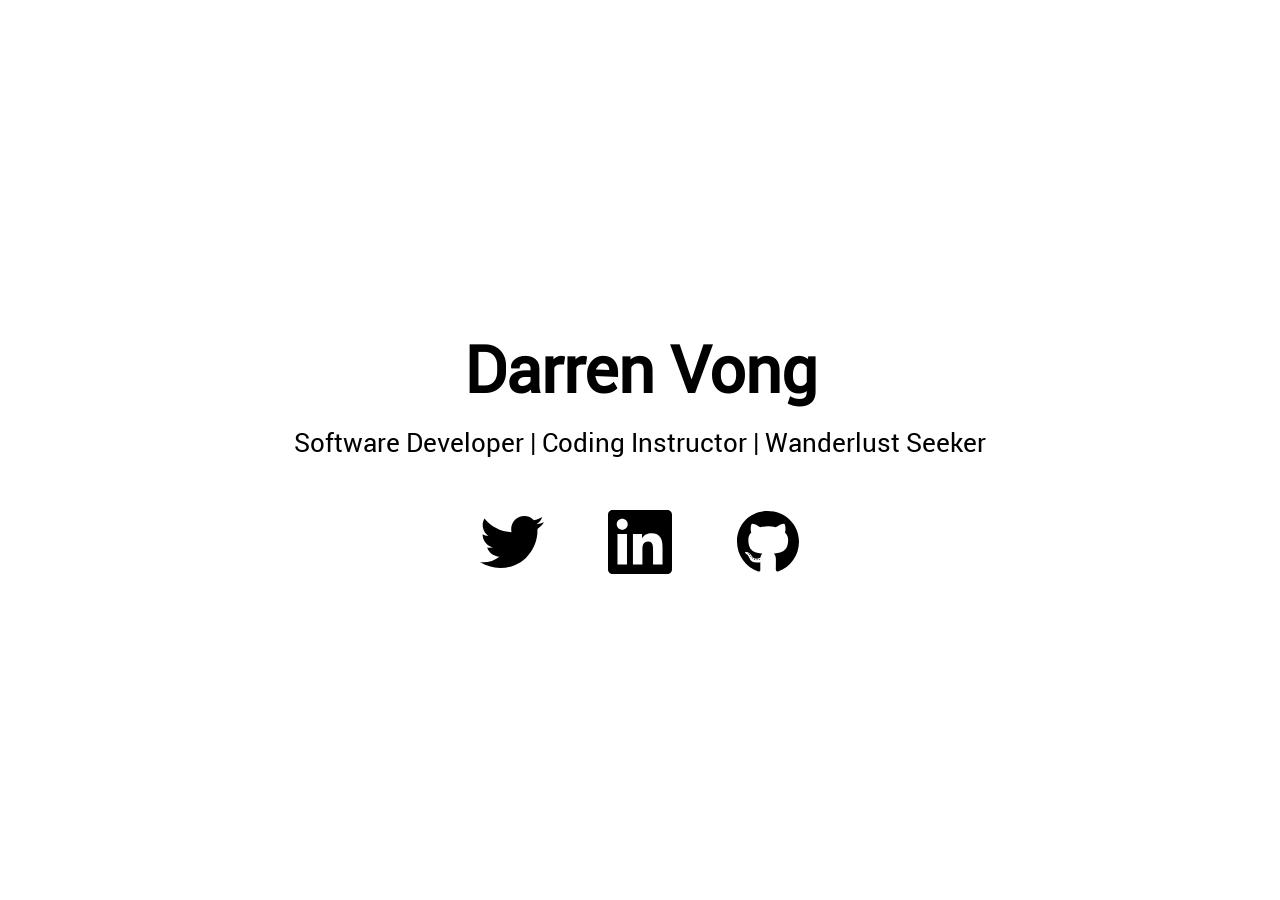
<file: index.html>
<!DOCTYPE html>
<html lang="en">
  <head>
    <meta charset="UTF-8" />
    <meta name="description" content="Darren is a software engineer and coding instructor based in London."
    />
    <meta property="og:description" content="Software engineer and coding instructor based in London."
    />
    <meta property="og:locale" content="en_GB" />
    <meta property="og:title" content="Darren Vong" />
    <meta property="og:type" content="website" />
    <meta property="og:url" content="https://www.darrenvong.com/" />
    <meta property="robot" content="index, follow" />
    <meta name="viewport" content="width=device-width, initial-scale=1.0" />
    <title>Darren Vong</title>
    <link rel="canonical" href="https://www.darrenvong.com/" />
    <link rel="stylesheet" href="./normalize.css" />
    <link rel="stylesheet" href="./css/index.css" />
  </head>

  <body>
    <main>
      <h1>Darren Vong</h1>
      <p>Software Developer | Coding Instructor | Wanderlust Seeker</p>

      <div class="social-container">
        <a href="https://twitter.com/MrDarrenV" class="twitter">
          <svg role="img" viewBox="0 0 512 512">
            <title>Twitter</title>
            <path
                d="M459.37 151.716c.325 4.548.325 9.097.325 13.645 0 138.72-105.583 298.558-298.558 298.558-59.452 0-114.68-17.219-161.137-47.106 8.447.974 16.568 1.299 25.34 1.299 49.055 0 94.213-16.568 130.274-44.832-46.132-.975-84.792-31.188-98.112-72.772 6.498.974 12.995 1.624 19.818 1.624 9.421 0 18.843-1.3 27.614-3.573-48.081-9.747-84.143-51.98-84.143-102.985v-1.299c13.969 7.797 30.214 12.67 47.431 13.319-28.264-18.843-46.781-51.005-46.781-87.391 0-19.492 5.197-37.36 14.294-52.954 51.655 63.675 129.3 105.258 216.365 109.807-1.624-7.797-2.599-15.918-2.599-24.04 0-57.828 46.782-104.934 104.934-104.934 30.213 0 57.502 12.67 76.67 33.137 23.715-4.548 46.456-13.32 66.599-25.34-7.798 24.366-24.366 44.833-46.132 57.827 21.117-2.273 41.584-8.122 60.426-16.243-14.292 20.791-32.161 39.308-52.628 54.253z" />
          </svg>
        </a>
        <a href="https://linkedin.com/in/darrenvong" class="linkedin">
          <svg role="img" viewBox="0 0 24 24">
            <title>LinkedIn</title>
            <path
                d="M20.447 20.452h-3.554v-5.569c0-1.328-.027-3.037-1.852-3.037-1.853 0-2.136 1.445-2.136 2.939v5.667H9.351V9h3.414v1.561h.046c.477-.9 1.637-1.85 3.37-1.85 3.601 0 4.267 2.37 4.267 5.455v6.286zM5.337 7.433c-1.144 0-2.063-.926-2.063-2.065 0-1.138.92-2.063 2.063-2.063 1.14 0 2.064.925 2.064 2.063 0 1.139-.925 2.065-2.064 2.065zm1.782 13.019H3.555V9h3.564v11.452zM22.225 0H1.771C.792 0 0 .774 0 1.729v20.542C0 23.227.792 24 1.771 24h20.451C23.2 24 24 23.227 24 22.271V1.729C24 .774 23.2 0 22.222 0h.003z" />
          </svg>
        </a>
        <a href="https://github.com/darrenvong" class="github">
          <svg role="img" viewBox="0 0 496 512">
            <title>GitHub</title>
            <path
                d="M165.9 397.4c0 2-2.3 3.6-5.2 3.6-3.3.3-5.6-1.3-5.6-3.6 0-2 2.3-3.6 5.2-3.6 3-.3 5.6 1.3 5.6 3.6zm-31.1-4.5c-.7 2 1.3 4.3 4.3 4.9 2.6 1 5.6 0 6.2-2s-1.3-4.3-4.3-5.2c-2.6-.7-5.5.3-6.2 2.3zm44.2-1.7c-2.9.7-4.9 2.6-4.6 4.9.3 2 2.9 3.3 5.9 2.6 2.9-.7 4.9-2.6 4.6-4.6-.3-1.9-3-3.2-5.9-2.9zM244.8 8C106.1 8 0 113.3 0 252c0 110.9 69.8 205.8 169.5 239.2 12.8 2.3 17.3-5.6 17.3-12.1 0-6.2-.3-40.4-.3-61.4 0 0-70 15-84.7-29.8 0 0-11.4-29.1-27.8-36.6 0 0-22.9-15.7 1.6-15.4 0 0 24.9 2 38.6 25.8 21.9 38.6 58.6 27.5 72.9 20.9 2.3-16 8.8-27.1 16-33.7-55.9-6.2-112.3-14.3-112.3-110.5 0-27.5 7.6-41.3 23.6-58.9-2.6-6.5-11.1-33.3 2.6-67.9 20.9-6.5 69 27 69 27 20-5.6 41.5-8.5 62.8-8.5s42.8 2.9 62.8 8.5c0 0 48.1-33.6 69-27 13.7 34.7 5.2 61.4 2.6 67.9 16 17.7 25.8 31.5 25.8 58.9 0 96.5-58.9 104.2-114.8 110.5 9.2 7.9 17 22.9 17 46.4 0 33.7-.3 75.4-.3 83.6 0 6.5 4.6 14.4 17.3 12.1C428.2 457.8 496 362.9 496 252 496 113.3 383.5 8 244.8 8zM97.2 352.9c-1.3 1-1 3.3.7 5.2 1.6 1.6 3.9 2.3 5.2 1 1.3-1 1-3.3-.7-5.2-1.6-1.6-3.9-2.3-5.2-1zm-10.8-8.1c-.7 1.3.3 2.9 2.3 3.9 1.6 1 3.6.7 4.3-.7.7-1.3-.3-2.9-2.3-3.9-2-.6-3.6-.3-4.3.7zm32.4 35.6c-1.6 1.3-1 4.3 1.3 6.2 2.3 2.3 5.2 2.6 6.5 1 1.3-1.3.7-4.3-1.3-6.2-2.2-2.3-5.2-2.6-6.5-1zm-11.4-14.7c-1.6 1-1.6 3.6 0 5.9 1.6 2.3 4.3 3.3 5.6 2.3 1.6-1.3 1.6-3.9 0-6.2-1.4-2.3-4-3.3-5.6-2z" />
          </svg>
        </a>
      </div>
    </main>
  </body>
</html>
</file>
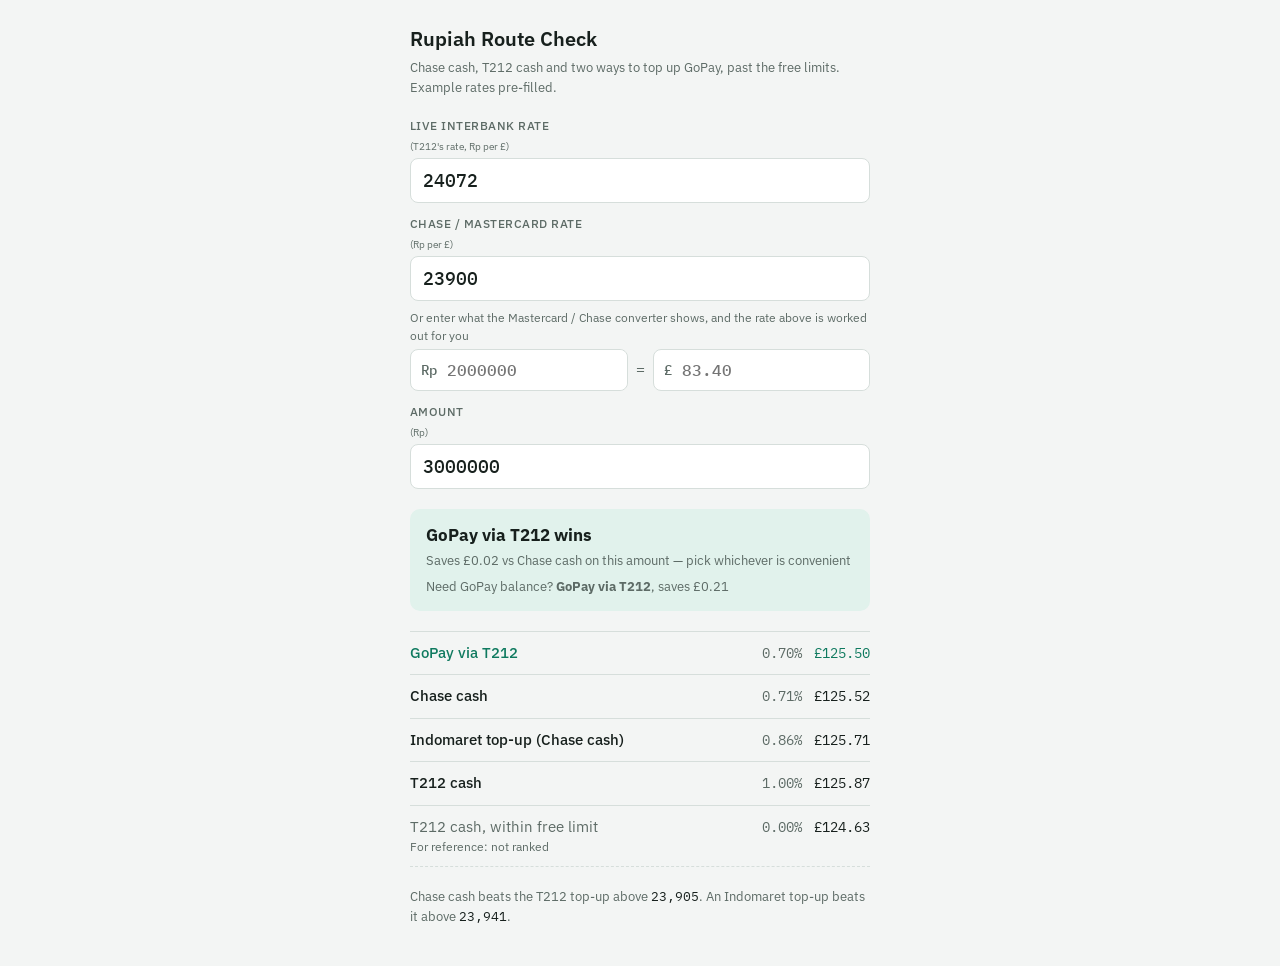
<file: rupiah/index.html>
<!doctype html>
<html lang="en">
<head>
<meta charset="utf-8">
<meta name="viewport" content="width=device-width, initial-scale=1, viewport-fit=cover">
<link rel="manifest" href="manifest.webmanifest">
<link rel="icon" href="icon.svg" type="image/svg+xml">
<link rel="apple-touch-icon" href="icon-192.png">
<meta name="theme-color" content="#0f7a5f">
<title>Rupiah Route Check</title>
<link rel="stylesheet" href="https://fonts.googleapis.com/css2?family=IBM+Plex+Sans:wght@400;500;600&family=IBM+Plex+Mono:wght@400;500&display=swap">
<style>
/* Layout: single narrow column — inputs, verdict, three ranked rows */
:root {
  --bg: #f3f5f4; --surface: #ffffff; --fg: #17201d; --muted: #5d6b66;
  --line: #d6dedb; --accent: #0f7a5f; --accent-soft: #e1f2ec; --warn: #a3541a;
  --sans: "IBM Plex Sans", system-ui, -apple-system, sans-serif;
  --mono: "IBM Plex Mono", ui-monospace, Menlo, monospace;
}
@media (prefers-color-scheme: dark) { :root:not([data-theme="light"]) {
  --bg: #121816; --surface: #1b2320; --fg: #e6ece9; --muted: #95a39e;
  --line: #2c3733; --accent: #4cc39f; --accent-soft: #1d3a31; --warn: #e3965c; color-scheme: dark } }
:root[data-theme="dark"] {
  --bg: #121816; --surface: #1b2320; --fg: #e6ece9; --muted: #95a39e;
  --line: #2c3733; --accent: #4cc39f; --accent-soft: #1d3a31; --warn: #e3965c; color-scheme: dark }
body { background: var(--bg); color: var(--fg); font: 15px/1.5 var(--sans); }
.wrap { max-width: 460px; margin: 0 auto; padding-block: 24px 40px;
  padding-left: max(16px, env(safe-area-inset-left, 0px)); padding-right: max(16px, env(safe-area-inset-right, 0px));
  display: flex; flex-direction: column; gap: 20px; }
h1 { font-size: 20px; font-weight: 600; margin: 0; text-wrap: balance; }
.sub { color: var(--muted); font-size: 13px; margin: 4px 0 0; }
.fields { display: grid; gap: 12px; }
label { display: grid; gap: 4px; font-size: 12px; font-weight: 500; letter-spacing: .04em; text-transform: uppercase; color: var(--muted); }
label small { text-transform: none; letter-spacing: 0; font-weight: 400; }
input { font: 500 18px var(--mono); padding: 10px 12px; border: 1px solid var(--line); border-radius: 8px;
  background: var(--surface); color: var(--fg); width: 100%; box-sizing: border-box; font-variant-numeric: tabular-nums; }
input:focus-visible { outline: 2px solid var(--accent); outline-offset: 1px; border-color: transparent; }
.verdict { background: var(--accent-soft); border-radius: 10px; padding: 14px 16px; }
.verdict b { display: block; font-size: 17px; }
.verdict span { font-size: 13px; color: var(--muted); }
.rows { display: grid; border-top: 1px solid var(--line); }
.row { display: grid; grid-template-columns: 1fr auto auto; gap: 12px; align-items: baseline;
  padding: 10px 0; border-bottom: 1px solid var(--line); font-variant-numeric: tabular-nums; }
.row .name { font-weight: 500; }
.row .pct, .row .gbp { font-family: var(--mono); font-size: 14px; text-align: right; }
.row .pct { color: var(--muted); min-width: 56px; }
.row.best .name, .row.best .gbp { color: var(--accent); }
.row.ref { grid-template-columns: 1fr auto auto; border-bottom-style: dashed; }
.row.ref .name { font-weight: 400; color: var(--muted); }
.row.ref .name small { display: block; font-size: 12px; }
.hint { font-size: 13px; color: var(--muted); margin: 0; }
.hint code { font-family: var(--mono); color: var(--fg); }
.err { color: var(--warn); }
.pair { display: grid; gap: 4px; margin-top: -4px; }
.pair-label { font-size: 12px; color: var(--muted); }
.pair-inputs { display: grid; grid-template-columns: 1fr auto 1fr; gap: 8px; align-items: center; }
.affix { display: flex; align-items: center; border: 1px solid var(--line); border-radius: 8px; background: var(--surface); }
.affix:focus-within { outline: 2px solid var(--accent); outline-offset: 1px; border-color: transparent; }
.affix span { font: 500 14px var(--mono); color: var(--muted); padding-left: 10px; text-transform: none; letter-spacing: 0; }
.affix input { border: 0; padding-left: 6px; font-size: 16px; min-width: 0; }
.affix input:focus-visible { outline: 0; }
.pair-eq { color: var(--muted); font-family: var(--mono); }

:root { padding-top: env(safe-area-inset-top, 0px); padding-bottom: env(safe-area-inset-bottom, 0px); }
body { margin: 0; }
</style>
</head>
<body>


<div class="wrap">
  <header>
    <h1>Rupiah Route Check</h1>
    <p class="sub">Chase cash, T212 cash and two ways to top up GoPay, past the free limits. Example rates pre-filled.</p>
  </header>

  <div class="fields">
    <label for="mid">Live interbank rate <small>(T212's rate, Rp per £)</small>
      <input id="mid" inputmode="decimal" value="24072"></label>
    <label for="chase">Chase / Mastercard rate <small>(Rp per £)</small>
      <input id="chase" inputmode="decimal" value="23900"></label>
    <div class="pair" role="group" aria-labelledby="pair-label">
      <span class="pair-label" id="pair-label">Or enter what the Mastercard / Chase converter shows, and the rate above is worked out for you</span>
      <div class="pair-inputs">
        <label class="affix" aria-label="Rupiah amount from converter"><span>Rp</span><input id="mcIdr" inputmode="numeric" placeholder="2000000"></label>
        <span class="pair-eq">=</span>
        <label class="affix" aria-label="Pound amount from converter"><span>£</span><input id="mcGbp" inputmode="decimal" placeholder="83.40"></label>
      </div>
    </div>
    <label for="amt">Amount <small>(Rp)</small>
      <input id="amt" inputmode="numeric" value="3000000"></label>
  </div>

  <div class="verdict" id="verdict" aria-live="polite"></div>

  <div class="rows" id="rows"></div>

  <p class="hint" id="hint"></p>
</div>

<script>
const $ = id => document.getElementById(id);
const num = v => parseFloat(String(v).replace(/[^\d.]/g, ''));
const ids = ['mid', 'chase', 'amt', 'mcIdr', 'mcGbp'];
try { ids.forEach(k => { const v = localStorage.getItem('rrc-' + k); if (v) $(k).value = v; }); } catch (e) {}

// Converter pair (Rp X = £Y) sets the Chase rate; the rate field stays directly editable.
function fromPair() {
  const idr = num($('mcIdr').value), gbpAmt = num($('mcGbp').value);
  if (idr > 0 && gbpAmt > 0) $('chase').value = String(Math.round(idr / gbpAmt * 100) / 100);
  render();
}

function gbp(x) { return '£' + x.toFixed(2); }

function render() {
  const mid = num($('mid').value), chase = num($('chase').value), amt = num($('amt').value);
  try { ids.forEach(k => localStorage.setItem('rrc-' + k, $(k).value)); } catch (e) {}
  if (!(mid > 0 && chase > 0 && amt > 0)) {
    $('verdict').innerHTML = '<b class="err">Enter all three numbers</b>';
    $('rows').innerHTML = ''; $('hint').textContent = ''; return;
  }
  const base = amt / mid;
  const opts = [
    { name: 'Chase cash', pct: (1 - chase / mid) * 100, cost: amt / chase },
    { name: 'GoPay via T212', pct: 0.7, cost: base * 1.007 },
    { name: 'T212 cash', pct: 1.0, cost: base * 1.01 },
    { name: 'Indomaret top-up (Chase cash)', pct: (1 - chase / mid) * 100 + 0.15, cost: amt * 1.0015 / chase, gopay: true },
  ];
  opts[1].gopay = true;
  opts.sort((a, b) => a.cost - b.cost);
  const gp = opts.filter(o => o.gopay);
  const gpDiff = gp[1].cost - gp[0].cost;
  const [best, next] = opts;
  const diff = next.cost - best.cost;
  $('verdict').innerHTML = `<b>${best.name} wins</b><span>Saves ${gbp(diff)} vs ${next.name} on this amount${diff < 0.25 ? ' — pick whichever is convenient' : ''}</span><span style="display:block;margin-top:6px">Need GoPay balance? <b style="display:inline;font-size:inherit">${gp[0].name}</b>, saves ${gbp(gpDiff)}</span>`;
  $('rows').innerHTML = opts.map((o, i) =>
    `<div class="row${i === 0 ? ' best' : ''}"><span class="name">${o.name}</span><span class="pct">${o.pct.toFixed(2)}%</span><span class="gbp">${gbp(o.cost)}</span></div>`).join('')
    + `<div class="row ref"><span class="name">T212 cash, within free limit<small>For reference: not ranked</small></span><span class="pct">0.00%</span><span class="gbp">${gbp(base)}</span></div>`;
  const breakeven = mid / 1.007;
  const indoBreak = mid * 1.0015 / 1.007;
  $('hint').innerHTML = `Chase cash beats the T212 top-up above <code>${Math.round(breakeven).toLocaleString('en-GB')}</code>. An Indomaret top-up beats it above <code>${Math.round(indoBreak).toLocaleString('en-GB')}</code>.`;
}
['mid', 'chase', 'amt'].forEach(k => $(k).addEventListener('input', render));
['mcIdr', 'mcGbp'].forEach(k => $(k).addEventListener('input', fromPair));
render();
if ('serviceWorker' in navigator) navigator.serviceWorker.register('sw.js');
</script>

</body>
</html>
</file>
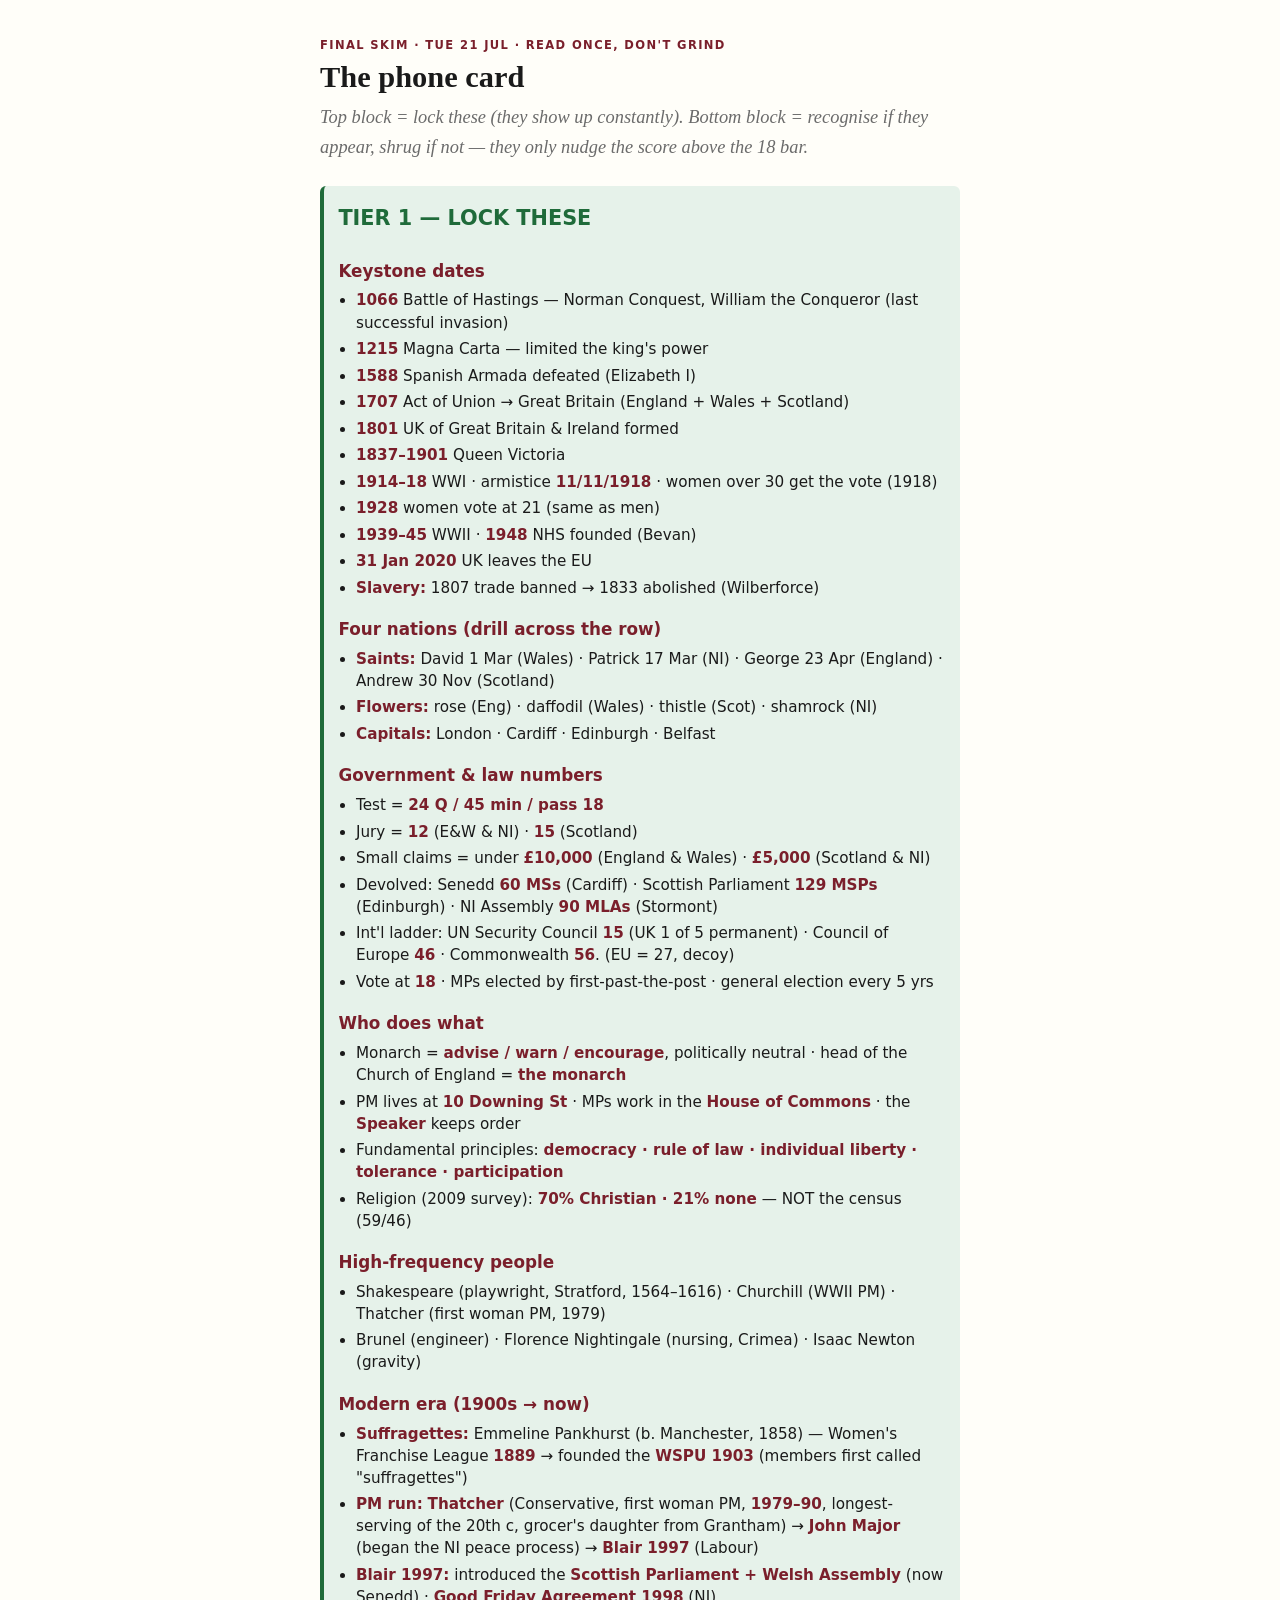
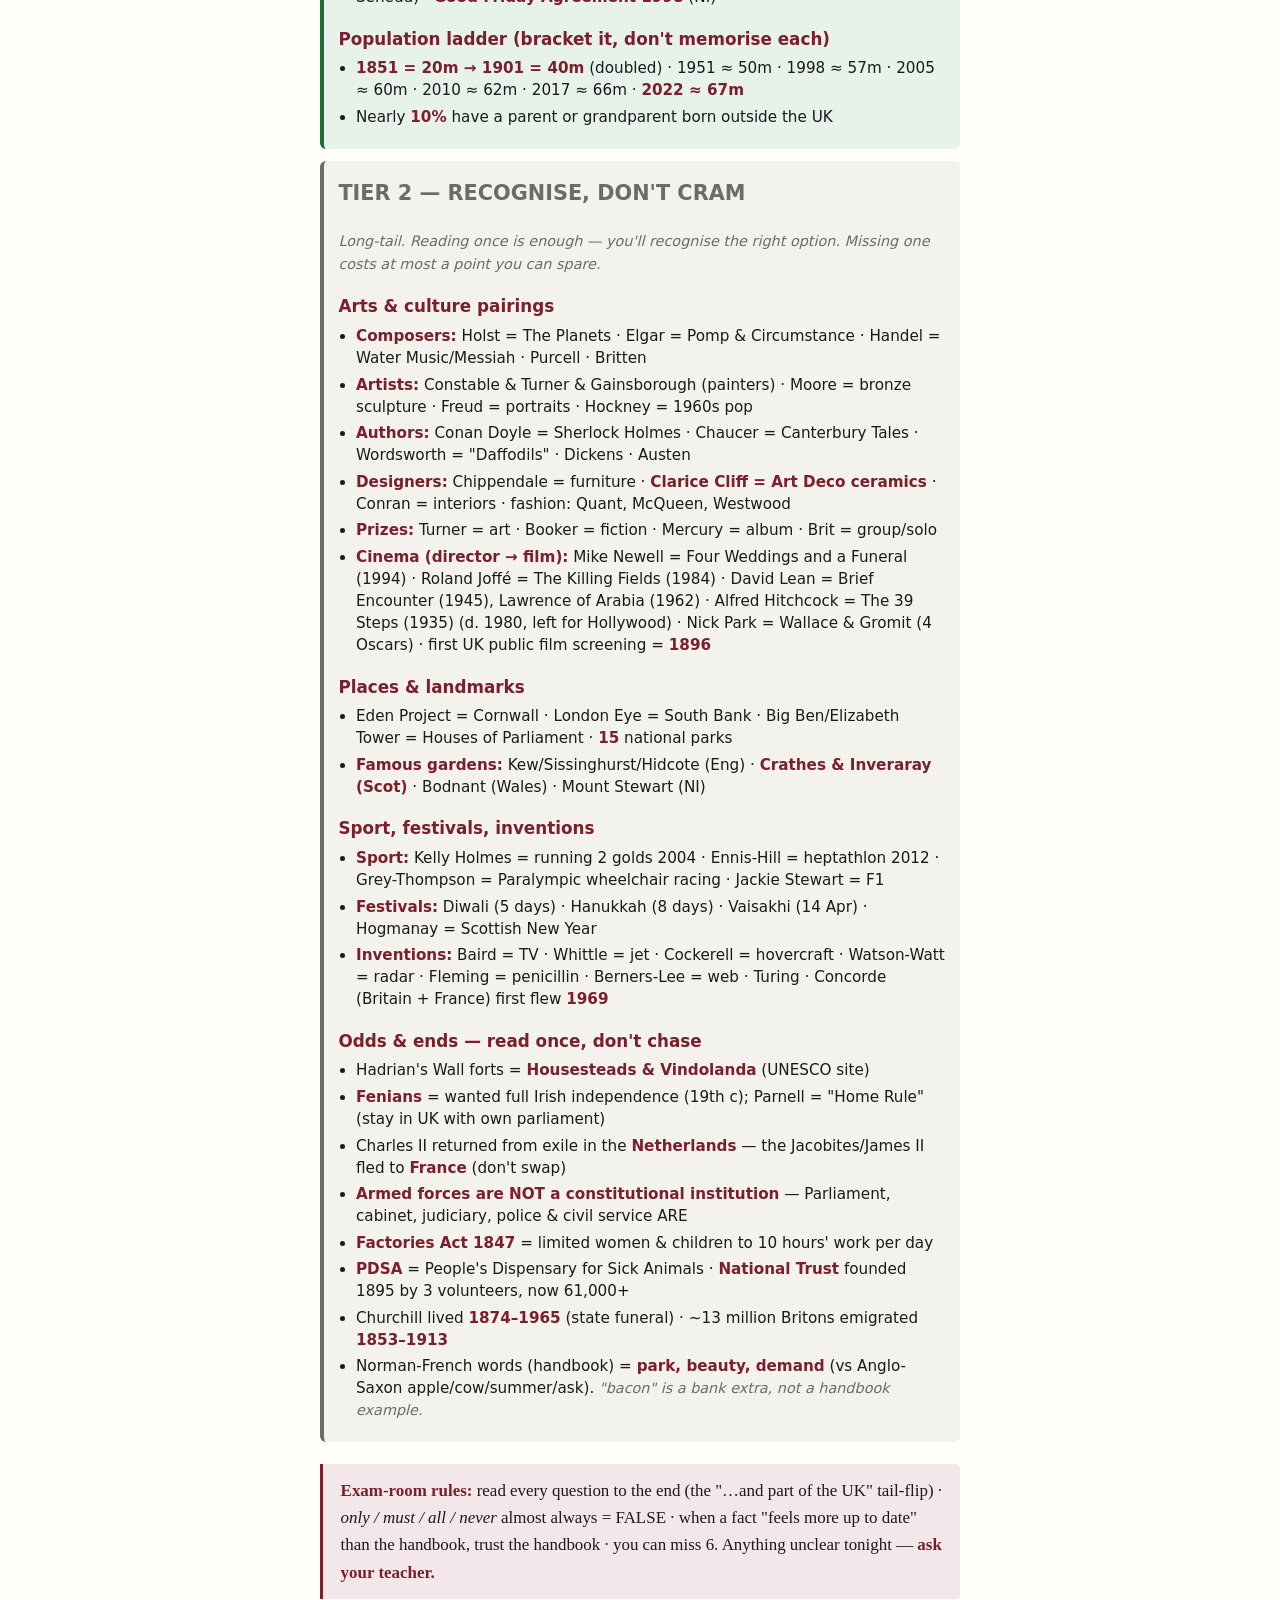
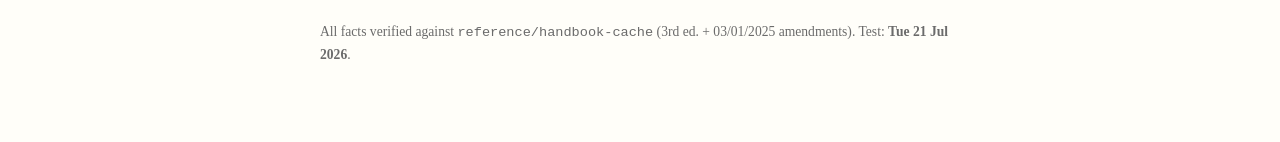
<file: final-phone-card.html>
<!DOCTYPE html>
<html lang="en">
<head>
  <meta charset="utf-8">
  <meta name="viewport" content="width=device-width, initial-scale=1">
  <title>Final Phone Card — core facts + recognition list</title>
  <link rel="stylesheet" href="./css/liuk-style.css">
  <style>
    /* Phone-first tweaks: tighter, scannable, big tap-free reading */
    body { padding: 1.5rem 1rem 4rem; font-size: 1.06rem; }
    h2 { margin-top: 1.8rem; }
    h3 { color: var(--accent); margin: 1.1rem 0 0.2rem; }
    .tier1, .tier2 { border-radius: 6px; padding: 0.4rem 0.9rem; margin: 0.8rem 0; }
    .tier1 { background: var(--good-soft); border-left: 4px solid var(--good); }
    .tier2 { background: #f4f2ec; border-left: 4px solid var(--muted); }
    .tier1 h2 { color: var(--good); border: 0; margin-top: 0.6rem; }
    .tier2 h2 { color: var(--muted); border: 0; margin-top: 0.6rem; }
    ul { padding-left: 1.1rem; margin: 0.3rem 0 0.9rem; }
    li { margin: 0.28rem 0; line-height: 1.45; }
    b { color: var(--accent); }
    .k { font-family: -apple-system, system-ui, sans-serif; font-size: 0.95rem; }
    .note { font-size: 0.9rem; color: var(--muted); font-style: italic; }
  </style>
</head>
<body>
  <p class="kicker">Final skim · Tue 21 Jul · read once, don't grind</p>
  <h1>The phone card</h1>
  <p class="lede">Top block = lock these (they show up constantly). Bottom block = recognise if they appear, shrug if not — they only nudge the score above the 18 bar.</p>

  <div class="tier1 k">
  <h2>TIER 1 — LOCK THESE</h2>

  <h3>Keystone dates</h3>
  <ul>
    <li><b>1066</b> Battle of Hastings — Norman Conquest, William the Conqueror (last successful invasion)</li>
    <li><b>1215</b> Magna Carta — limited the king's power</li>
    <li><b>1588</b> Spanish Armada defeated (Elizabeth I)</li>
    <li><b>1707</b> Act of Union → Great Britain (England + Wales + Scotland)</li>
    <li><b>1801</b> UK of Great Britain & Ireland formed</li>
    <li><b>1837–1901</b> Queen Victoria</li>
    <li><b>1914–18</b> WWI · armistice <b>11/11/1918</b> · women over 30 get the vote (1918)</li>
    <li><b>1928</b> women vote at 21 (same as men)</li>
    <li><b>1939–45</b> WWII · <b>1948</b> NHS founded (Bevan)</li>
    <li><b>31 Jan 2020</b> UK leaves the EU</li>
    <li><b>Slavery:</b> 1807 trade banned → 1833 abolished (Wilberforce)</li>
  </ul>

  <h3>Four nations (drill across the row)</h3>
  <ul>
    <li><b>Saints:</b> David 1 Mar (Wales) · Patrick 17 Mar (NI) · George 23 Apr (England) · Andrew 30 Nov (Scotland)</li>
    <li><b>Flowers:</b> rose (Eng) · daffodil (Wales) · thistle (Scot) · shamrock (NI)</li>
    <li><b>Capitals:</b> London · Cardiff · Edinburgh · Belfast</li>
  </ul>

  <h3>Government & law numbers</h3>
  <ul>
    <li>Test = <b>24 Q / 45 min / pass 18</b></li>
    <li>Jury = <b>12</b> (E&W & NI) · <b>15</b> (Scotland)</li>
    <li>Small claims = under <b>£10,000</b> (England & Wales) · <b>£5,000</b> (Scotland & NI)</li>
    <li>Devolved: Senedd <b>60 MSs</b> (Cardiff) · Scottish Parliament <b>129 MSPs</b> (Edinburgh) · NI Assembly <b>90 MLAs</b> (Stormont)</li>
    <li>Int'l ladder: UN Security Council <b>15</b> (UK 1 of 5 permanent) · Council of Europe <b>46</b> · Commonwealth <b>56</b>. (EU = 27, decoy)</li>
    <li>Vote at <b>18</b> · MPs elected by first-past-the-post · general election every 5 yrs</li>
  </ul>

  <h3>Who does what</h3>
  <ul>
    <li>Monarch = <b>advise / warn / encourage</b>, politically neutral · head of the Church of England = <b>the monarch</b></li>
    <li>PM lives at <b>10 Downing St</b> · MPs work in the <b>House of Commons</b> · the <b>Speaker</b> keeps order</li>
    <li>Fundamental principles: <b>democracy · rule of law · individual liberty · tolerance · participation</b></li>
    <li>Religion (2009 survey): <b>70% Christian · 21% none</b> — NOT the census (59/46)</li>
  </ul>

  <h3>High-frequency people</h3>
  <ul>
    <li>Shakespeare (playwright, Stratford, 1564–1616) · Churchill (WWII PM) · Thatcher (first woman PM, 1979)</li>
    <li>Brunel (engineer) · Florence Nightingale (nursing, Crimea) · Isaac Newton (gravity)</li>
  </ul>

  <h3>Modern era (1900s → now)</h3>
  <ul>
    <li><b>Suffragettes:</b> Emmeline Pankhurst (b. Manchester, 1858) — Women's Franchise League <b>1889</b> → founded the <b>WSPU 1903</b> (members first called "suffragettes")</li>
    <li><b>PM run:</b> <b>Thatcher</b> (Conservative, first woman PM, <b>1979–90</b>, longest-serving of the 20th c, grocer's daughter from Grantham) → <b>John Major</b> (began the NI peace process) → <b>Blair 1997</b> (Labour)</li>
    <li><b>Blair 1997:</b> introduced the <b>Scottish Parliament + Welsh Assembly</b> (now Senedd) · <b>Good Friday Agreement 1998</b> (NI)</li>
  </ul>

  <h3>Population ladder (bracket it, don't memorise each)</h3>
  <ul>
    <li><b>1851 = 20m → 1901 = 40m</b> (doubled) · 1951 ≈ 50m · 1998 ≈ 57m · 2005 ≈ 60m · 2010 ≈ 62m · 2017 ≈ 66m · <b>2022 ≈ 67m</b></li>
    <li>Nearly <b>10%</b> have a parent or grandparent born outside the UK</li>
  </ul>
  </div>

  <div class="tier2 k">
  <h2>TIER 2 — RECOGNISE, DON'T CRAM</h2>
  <p class="note">Long-tail. Reading once is enough — you'll recognise the right option. Missing one costs at most a point you can spare.</p>

  <h3>Arts & culture pairings</h3>
  <ul>
    <li><b>Composers:</b> Holst = The Planets · Elgar = Pomp &amp; Circumstance · Handel = Water Music/Messiah · Purcell · Britten</li>
    <li><b>Artists:</b> Constable &amp; Turner &amp; Gainsborough (painters) · Moore = bronze sculpture · Freud = portraits · Hockney = 1960s pop</li>
    <li><b>Authors:</b> Conan Doyle = Sherlock Holmes · Chaucer = Canterbury Tales · Wordsworth = "Daffodils" · Dickens · Austen</li>
    <li><b>Designers:</b> Chippendale = furniture · <b>Clarice Cliff = Art Deco ceramics</b> · Conran = interiors · fashion: Quant, McQueen, Westwood</li>
    <li><b>Prizes:</b> Turner = art · Booker = fiction · Mercury = album · Brit = group/solo</li>
    <li><b>Cinema (director → film):</b> Mike Newell = Four Weddings and a Funeral (1994) · Roland Joffé = The Killing Fields (1984) · David Lean = Brief Encounter (1945), Lawrence of Arabia (1962) · Alfred Hitchcock = The 39 Steps (1935) (d. 1980, left for Hollywood) · Nick Park = Wallace &amp; Gromit (4 Oscars) · first UK public film screening = <b>1896</b></li>
  </ul>

  <h3>Places & landmarks</h3>
  <ul>
    <li>Eden Project = Cornwall · London Eye = South Bank · Big Ben/Elizabeth Tower = Houses of Parliament · <b>15</b> national parks</li>
    <li><b>Famous gardens:</b> Kew/Sissinghurst/Hidcote (Eng) · <b>Crathes &amp; Inveraray (Scot)</b> · Bodnant (Wales) · Mount Stewart (NI)</li>
  </ul>

  <h3>Sport, festivals, inventions</h3>
  <ul>
    <li><b>Sport:</b> Kelly Holmes = running 2 golds 2004 · Ennis-Hill = heptathlon 2012 · Grey-Thompson = Paralympic wheelchair racing · Jackie Stewart = F1</li>
    <li><b>Festivals:</b> Diwali (5 days) · Hanukkah (8 days) · Vaisakhi (14 Apr) · Hogmanay = Scottish New Year</li>
    <li><b>Inventions:</b> Baird = TV · Whittle = jet · Cockerell = hovercraft · Watson-Watt = radar · Fleming = penicillin · Berners-Lee = web · Turing · Concorde (Britain + France) first flew <b>1969</b></li>
  </ul>

  <h3>Odds & ends — read once, don't chase</h3>
  <ul>
    <li>Hadrian's Wall forts = <b>Housesteads &amp; Vindolanda</b> (UNESCO site)</li>
    <li><b>Fenians</b> = wanted full Irish independence (19th c); Parnell = "Home Rule" (stay in UK with own parliament)</li>
    <li>Charles II returned from exile in the <b>Netherlands</b> — the Jacobites/James II fled to <b>France</b> (don't swap)</li>
    <li><b>Armed forces are NOT a constitutional institution</b> — Parliament, cabinet, judiciary, police & civil service ARE</li>
    <li><b>Factories Act 1847</b> = limited women & children to 10 hours' work per day</li>
    <li><b>PDSA</b> = People's Dispensary for Sick Animals · <b>National Trust</b> founded 1895 by 3 volunteers, now 61,000+</li>
    <li>Churchill lived <b>1874–1965</b> (state funeral) · ~13 million Britons emigrated <b>1853–1913</b></li>
    <li>Norman-French words (handbook) = <b>park, beauty, demand</b> (vs Anglo-Saxon apple/cow/summer/ask). <span class="note">"bacon" is a bank extra, not a handbook example.</span></li>
  </ul>
  </div>

  <div class="callout">
    <strong>Exam-room rules:</strong> read every question to the end (the "…and part of the UK" tail-flip) · <em>only / must / all / never</em> almost always = FALSE · when a fact "feels more up to date" than the handbook, trust the handbook · you can miss 6. Anything unclear tonight — <strong>ask your teacher.</strong>
  </div>

  <p class="cite">All facts verified against <code>reference/handbook-cache</code> (3rd ed. + 03/01/2025 amendments). Test: <strong>Tue 21 Jul 2026</strong>.</p>
</body>
</html>
</file>
<file: css/index.css>
@font-face {
    font-family: Roboto;
    src: url('../fonts/Roboto-Regular-webfont.woff');
}

* {
    box-sizing: border-box;
    font-family: -apple-system, BlinkMacSystemFont, Roboto, 'Segoe UI', Oxygen, Ubuntu, Cantarell, 'Open Sans', 'Helvetica Neue', sans-serif;
}

html,
body {
    height: 100%;
}

a {
    color: black;
}

p {
    margin: 0.5em 0;
}

.twitter:hover svg,
.twitter:focus svg {
    fill: #1da1f2;
}

.linkedin:hover svg,
.linkedin:focus svg {
    fill: #0077b5;
}

.github:hover svg,
.github:focus svg {
    fill: rgba(0, 0, 0, 0.6);
}


main {
    display: flex;
    flex-direction: column;
    justify-content: center;
    align-items: center;
    height: inherit;
    padding: 10px;
}

h1,
p {
    text-align: center;
}

.social-container {
    display: flex;
    justify-content: center;
    width: 100%;
    margin-top: 20px;
}

.social-container svg {
    height: 25px;
    width: 25px;
    margin: 0 25px;
}

@media screen and (min-width: 768px) {
    h1 {
        font-size: 5vw;
    }

    p {
        font-size: 2vw;
    }

    .social-container {
        margin-top: 40px;
    }

    .social-container svg {
        height: 5vw;
        width: 5vw;
        margin: 0 2.5vw;
    }
}
</file>
<file: css/liuk-style.css>
/* Shared stylesheet for all Life in the UK lessons & references.
   Tufte-inspired: readable serif body, generous margins, prints cleanly. */

:root {
  --ink: #1a1a1a;
  --muted: #6b6b6b;
  --rule: #d8d4cc;
  --bg: #fffef9;
  --accent: #7a1f2b;       /* deep British red */
  --accent-soft: #f3e7e9;
  --good: #1f6b3a;
  --good-soft: #e6f2ea;
  --bad: #9a2b2b;
  --bad-soft: #f7e8e8;
  --maxw: 42rem;
}

* { box-sizing: border-box; }

body {
  font-family: "Iowan Old Style", "Palatino Linotype", Palatino, Georgia, serif;
  color: var(--ink);
  background: var(--bg);
  line-height: 1.6;
  max-width: var(--maxw);
  margin: 0 auto;
  padding: 3rem 1.5rem 6rem;
  font-size: 1.0625rem;
  -webkit-font-smoothing: antialiased;
}

.kicker {
  font-family: -apple-system, system-ui, sans-serif;
  text-transform: uppercase;
  letter-spacing: 0.12em;
  font-size: 0.72rem;
  font-weight: 600;
  color: var(--accent);
  margin-bottom: 0.4rem;
}

h1 { font-size: 1.9rem; line-height: 1.15; margin: 0 0 0.5rem; }
h2 { font-size: 1.3rem; margin: 2.4rem 0 0.6rem; border-bottom: 1px solid var(--rule); padding-bottom: 0.3rem; }
h3 { font-size: 1.05rem; margin: 1.6rem 0 0.4rem; }

.lede { font-size: 1.15rem; color: var(--muted); font-style: italic; margin: 0 0 1.5rem; }

a { color: var(--accent); text-decoration-thickness: 1px; text-underline-offset: 2px; }

blockquote, .callout {
  border-left: 3px solid var(--accent);
  background: var(--accent-soft);
  margin: 1.4rem 0;
  padding: 0.8rem 1.1rem;
  border-radius: 0 4px 4px 0;
}
.callout p { margin: 0.3rem 0; }
.callout strong { color: var(--accent); }

cite, .cite { font-size: 0.85rem; color: var(--muted); font-style: normal; }
sup a { font-size: 0.7em; text-decoration: none; }

/* Timeline for dates */
.timeline { list-style: none; padding: 0; margin: 1.4rem 0; }
.timeline li { display: grid; grid-template-columns: 7.5rem 1fr; gap: 1rem; padding: 0.55rem 0; border-bottom: 1px dashed var(--rule); }
.timeline .yr { font-weight: 700; color: var(--accent); font-variant-numeric: tabular-nums; }
.timeline .ev { margin: 0; }
/* People variant: wider left column for full names (which can wrap to 2 lines) */
.timeline.people li { grid-template-columns: 9.5rem 1fr; }
.timeline.people .yr { font-variant-numeric: normal; line-height: 1.25; }

/* Matrix table — for "quartet" facts (one value per nation, etc.) */
.matrix { width: 100%; border-collapse: collapse; margin: 1.4rem 0; font-size: 0.97rem; }
.matrix caption { caption-side: top; text-align: left; color: var(--muted); font-style: italic; font-size: 0.9rem; margin-bottom: 0.5rem; }
.matrix th, .matrix td { text-align: left; padding: 0.5rem 0.7rem; border-bottom: 1px solid var(--rule); vertical-align: top; }
.matrix thead th { font-family: -apple-system, system-ui, sans-serif; font-size: 0.72rem; text-transform: uppercase; letter-spacing: 0.06em; color: var(--accent); border-bottom: 2px solid var(--rule); }
.matrix tbody th { font-weight: 700; color: var(--ink); white-space: nowrap; }
.matrix tbody tr:hover { background: #faf8f2; }
.matrix-wrap { overflow-x: auto; }

/* Spaced-review rotation tracker */
.rotation .status { font-family: -apple-system, system-ui, sans-serif; font-weight: 700; font-size: 0.8rem; letter-spacing: 0.04em; }
.rotation tr.due th, .rotation tr.due td { background: #fbe9e7; }
.rotation tr.due .status { color: #b3261e; }
.rotation tr.ok .status { color: var(--muted); }
.rotation .last { color: var(--muted); font-size: 0.9rem; white-space: nowrap; }
.rotation button.done { font-family: -apple-system, system-ui, sans-serif; font-size: 0.8rem; padding: 0.3rem 0.6rem; border: 1px solid var(--rule); border-radius: 4px; background: #fff; cursor: pointer; white-space: nowrap; }
.rotation button.done:hover { background: var(--accent); color: #fff; border-color: var(--accent); }

/* Footer nav */
.lesson-nav { margin-top: 3rem; padding-top: 1.2rem; border-top: 2px solid var(--rule); font-family: -apple-system, system-ui, sans-serif; font-size: 0.9rem; }
.lesson-nav a { display: inline-block; margin-right: 1.2rem; }
.lesson-nav .nav-switch { display: block; margin-top: 0.7rem; padding-top: 0.7rem; border-top: 1px dashed var(--rule); font-size: 0.85rem; color: var(--muted); }
.lesson-nav .nav-switch a { margin-right: 0; }

.ask-teacher {
  font-family: -apple-system, system-ui, sans-serif;
  font-size: 0.92rem;
  background: #f4f1e8;
  border: 1px dashed var(--muted);
  border-radius: 6px;
  padding: 0.9rem 1.1rem;
  margin: 2rem 0;
}
.ask-teacher strong { display: block; margin-bottom: 0.2rem; }

/* ---- Quiz widget (assets/quiz.js) ---- */
.quiz-interactive {
  font-family: -apple-system, system-ui, sans-serif;
  border: 1px solid var(--rule);
  border-radius: 8px;
  padding: 1.2rem 1.3rem;
  margin: 1.8rem 0;
  background: #fff;
  box-shadow: 0 1px 3px rgba(0,0,0,0.04);
}
.quiz-head { display: flex; justify-content: space-between; font-size: 0.78rem; text-transform: uppercase; letter-spacing: 0.08em; color: var(--muted); margin-bottom: 0.6rem; }
.quiz-score { font-weight: 700; color: var(--accent); }
.quiz-q { font-size: 1.05rem; font-weight: 600; margin: 0 0 0.9rem; line-height: 1.4; }
.quiz-hint { font-weight: 400; color: var(--muted); font-size: 0.85rem; }
.quiz-opt { display: flex; align-items: center; gap: 0.6rem; padding: 0.55rem 0.7rem; border: 1px solid var(--rule); border-radius: 6px; margin-bottom: 0.45rem; cursor: pointer; transition: background 0.12s; }
.quiz-opt:hover { background: #faf8f2; }
.quiz-opt input { accent-color: var(--accent); width: 1.05rem; height: 1.05rem; }
.opt-correct { background: var(--good-soft); border-color: var(--good); }
.opt-wrong { background: var(--bad-soft); border-color: var(--bad); }
.quiz-feedback { margin: 0.9rem 0; padding: 0.7rem 0.9rem; border-radius: 6px; font-size: 0.95rem; }
.fb-good { background: var(--good-soft); color: var(--good); }
.fb-bad { background: var(--bad-soft); color: var(--bad); }
.quiz-feedback strong { display: inline-block; margin-right: 0.3rem; }
.quiz-btn { font: inherit; font-weight: 600; background: var(--accent); color: #fff; border: 0; border-radius: 6px; padding: 0.55rem 1.1rem; cursor: pointer; margin-top: 0.4rem; }
.quiz-btn:hover { background: #5f1822; }
.quiz-result { text-align: center; padding: 1.2rem; border-radius: 8px; }
.quiz-result h3 { margin: 0 0 0.5rem; font-size: 1.6rem; border: 0; }

/* End-of-quiz review of missed questions (mock-style) */
.quiz-review { margin-top: 1.3rem; text-align: left; }
.review-head { font-family: -apple-system, system-ui, sans-serif; font-size: 0.76rem; text-transform: uppercase; letter-spacing: 0.08em; color: var(--muted); margin: 0 0 0.7rem; }
.review-item { border: 1px solid var(--rule); border-left: 3px solid var(--bad); border-radius: 0 6px 6px 0; padding: 0.7rem 0.9rem; margin-bottom: 0.7rem; background: #fff; }
.review-q { font-weight: 600; margin: 0 0 0.5rem; }
.review-line { margin: 0.15rem 0; font-size: 0.92rem; }
.review-line span { display: inline-block; min-width: 6.5rem; font-size: 0.68rem; font-weight: 600; text-transform: uppercase; letter-spacing: 0.05em; color: var(--muted); }
.review-wrong { color: var(--bad); }
.review-correct { color: var(--good); }
.review-explain { margin: 0.5rem 0 0; font-size: 0.9rem; color: var(--ink); }
.review-clean { color: var(--good); font-weight: 600; margin: 0; }

/* ---- Editable tracker (assets/tracker.js) ---- */
.checklist { list-style: none; padding: 0; margin: 1rem 0; }
.checklist .check { cursor: pointer; padding: 0.3rem 0; user-select: none; }
.check .box { display: inline-block; width: 1.3rem; }
.check .box::before { content: "\2610"; }                                   /* ☐ */
.check.checked .box::before { content: "\2611"; color: var(--good); }       /* ☑ */
.check.checked .label { text-decoration: line-through; color: var(--muted); }
input.save { font: inherit; width: 100%; border: 0; border-bottom: 1px solid var(--rule); background: transparent; padding: 0.25rem 0.1rem; color: var(--ink); }
input.save:focus { outline: none; border-bottom-color: var(--accent); background: #fffdf5; }
textarea.save { font: inherit; width: 100%; min-height: 5rem; border: 1px solid var(--rule); border-radius: 6px; padding: 0.6rem; background: #fff; color: var(--ink); resize: vertical; }
textarea.save:focus { outline: none; border-color: var(--accent); }
.tracker-reset { font-family: -apple-system, system-ui, sans-serif; font-size: 0.8rem; background: none; border: 1px solid var(--rule); border-radius: 6px; padding: 0.35rem 0.8rem; cursor: pointer; color: var(--muted); }
.tracker-reset:hover { border-color: var(--accent); color: var(--accent); }

/* ---- Recall mode (assets/recall.js) ---- */
.recall-toggle { font-family: -apple-system, system-ui, sans-serif; font-size: 0.85rem; font-weight: 600; background: var(--accent); color: #fff; border: 0; border-radius: 6px; padding: 0.5rem 1rem; cursor: pointer; margin: 0.4rem 0 1.2rem; }
.recall-toggle.active { background: var(--good); }
.redacted { cursor: pointer; }
.redacted-ph { display: inline-block; min-width: 7rem; padding: 0.05rem 0.6rem; border-radius: 4px; background: #e7e3d9; color: var(--muted); font-family: -apple-system, system-ui, sans-serif; font-size: 0.78rem; font-style: normal; letter-spacing: 0.03em; }
.timeline .yr .redacted-ph { min-width: 4rem; }
.revealed { background: var(--good-soft); border-radius: 4px; }

@media print {
  body { font-size: 11pt; max-width: 100%; }
  .quiz-interactive, .ask-teacher, .review-item { break-inside: avoid; }
  a { color: var(--ink); text-decoration: none; }
}
</file>
